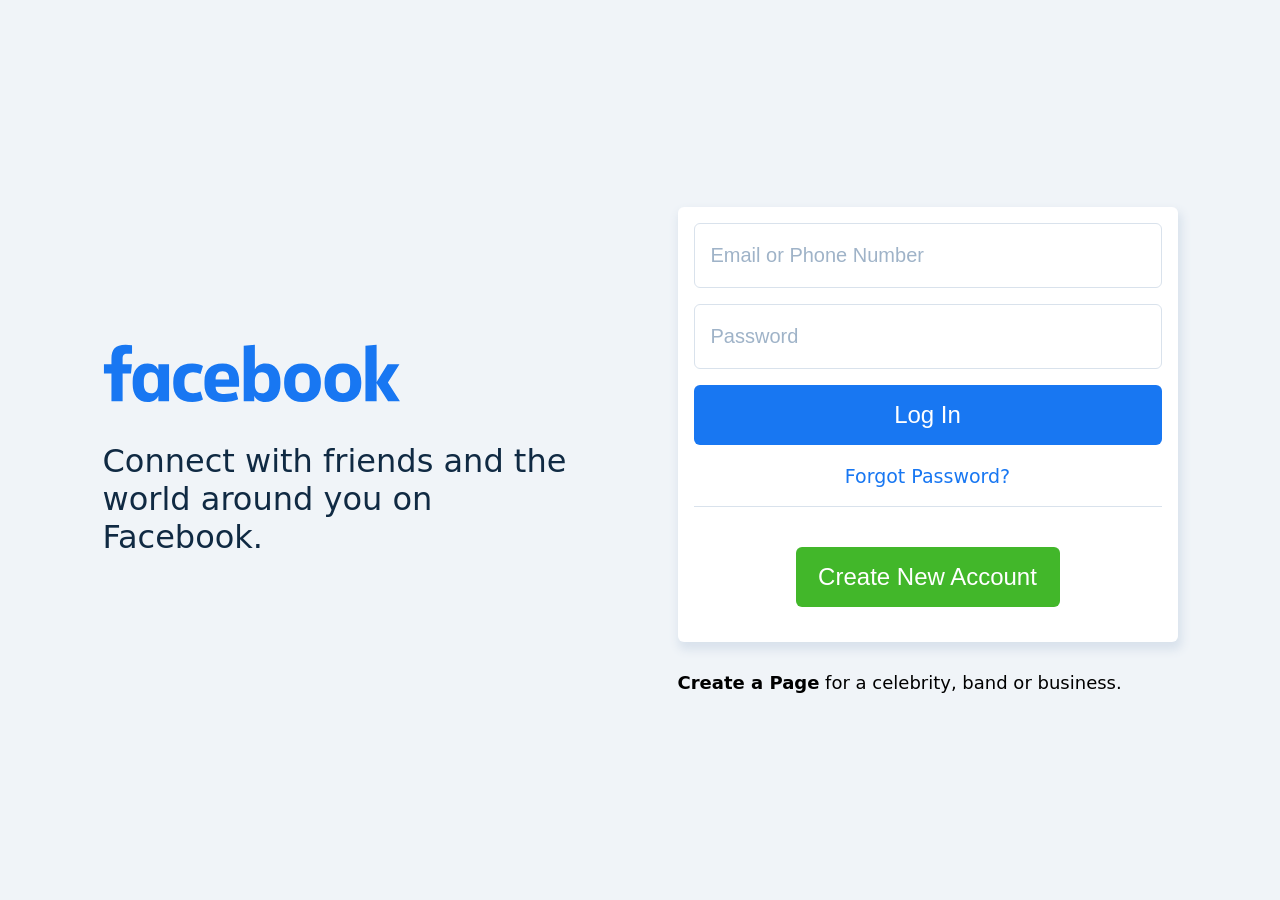
<file: facebook-landing-page/index.html>
<!DOCTYPE html>
<html lang="en">
<head>
    <meta charset="UTF-8">
    <meta name="viewport" content="width=device-width, initial-scale=1.0">
    <link rel="stylesheet" href="style.css">
    <title>Facebook - Log In or Sign Up</title>
</head>
<body>
    <div class="content">
        <header class="header">
            <svg class="title" id="Layer_1" data-name="Layer 1" xmlns="http://www.w3.org/2000/svg" viewBox="0 0 1022.51 360">
                <defs>
                    <style>
                        .cls-1 {
                            fill: #1877F2;
                        }
                    </style>
                </defs>
                <title>FBWordmark_Hex-RGB-1024</title>
                <path class="cls-1"
                    d="M166.43,126.68c-9.65,0-12.44,4.28-12.44,13.72v15.66h25.74l-2.58,25.3H154v76.78H123.11V181.36H102.3v-25.3h20.81V140.83c0-25.52,10.29-39,39-39a146.17,146.17,0,0,1,18,1.07v23.81Z" />
                <path class="cls-1"
                    d="M181.87,203.88c0-28.52,13.51-50,41.82-50,15.44,0,24.87,7.94,29.38,17.8V156.06h29.59V258.14H253.07V242.7c-4.29,9.87-13.94,17.59-29.38,17.59-28.31,0-41.82-21.45-41.82-50Zm30.88,6.87c0,15.22,5.57,25.3,19.94,25.3,12.66,0,19.09-9.22,19.09-23.8V202c0-14.58-6.43-23.8-19.09-23.8-14.37,0-19.94,10.08-19.94,25.3Z" />
                <path class="cls-1"
                    d="M347,153.91c12,0,23.37,2.58,29.59,6.86l-6.86,21.88a48.6,48.6,0,0,0-20.59-4.72c-16.73,0-24,9.65-24,26.17v6c0,16.52,7.29,26.17,24,26.17a48.6,48.6,0,0,0,20.59-4.72l6.86,21.87c-6.22,4.29-17.58,6.87-29.59,6.87-36.25,0-52.76-19.52-52.76-50.83v-4.72C294.24,173.43,310.75,153.91,347,153.91Z" />
                <path class="cls-1"
                    d="M380.66,211v-9c0-28.95,16.51-48,50.19-48,31.74,0,45.68,19.3,45.68,47.61v16.3h-65c.65,13.94,6.87,20.16,24,20.16,11.59,0,23.81-2.36,32.82-6.22L474,253c-8.15,4.3-24.88,7.51-39.67,7.51C395.24,260.5,380.66,241,380.66,211Zm30.88-13.3h37.32v-2.57c0-11.15-4.5-20-18-20C416.91,175.14,411.54,183.94,411.54,197.66Z" />
                <path class="cls-1"
                    d="M591,210.32c0,28.52-13.72,50-42,50-15.44,0-26.16-7.72-30.45-17.59v15.44H489.39V104.8L520.27,102v68.2c4.5-9,14.37-16.3,28.74-16.3,28.31,0,42,21.45,42,50Zm-30.88-7.08c0-14.37-5.57-25.09-20.37-25.09-12.66,0-19.52,9-19.52,23.59v10.72c0,14.58,6.86,23.59,19.52,23.59,14.8,0,20.37-10.72,20.37-25.09Z" />
                <path class="cls-1"
                    d="M601.33,209.67v-5.14c0-29.39,16.73-50.62,50.83-50.62S703,175.14,703,204.53v5.14c0,29.38-16.73,50.62-50.83,50.62S601.33,239.05,601.33,209.67Zm70.78-7.29c0-13.51-5.58-24.23-20-24.23s-19.95,10.72-19.95,24.23v9.44c0,13.51,5.58,24.23,19.95,24.23s20-10.72,20-24.23Z" />
                <path class="cls-1"
                    d="M713.27,209.67v-5.14c0-29.39,16.73-50.62,50.83-50.62s50.83,21.23,50.83,50.62v5.14c0,29.38-16.73,50.62-50.83,50.62S713.27,239.05,713.27,209.67Zm70.78-7.29c0-13.51-5.58-24.23-19.95-24.23s-19.94,10.72-19.94,24.23v9.44c0,13.51,5.57,24.23,19.94,24.23s19.95-10.72,19.95-24.23Z" />
                <path class="cls-1"
                    d="M857.39,204.74l30.45-48.68h32.81l-31.95,50.4,33.24,51.68H889.13l-31.74-50v50H826.5V104.8L857.39,102Z" />
            </svg>

            <p class="subtitle">
                Connect with friends and the world around you on Facebook.
            </p>
        </header>
        <div class="right-side">
            <div class="login-container">
                <form class="login-form" action="">
                    <div class="input-container">
                        <label for="email" hidden>Email</label>
                        <input class="input" 
                               type="email" 
                               name="email" 
                               id="email"
                               placeholder="Email or Phone Number">
                    </div>
                    <div class="input-container">
                        <label for="password" hidden>Password</label>
                        <input class="input" 
                               type="password" 
                               name="password" 
                               id="password"
                               placeholder="Password">
                    </div>
                    <button class="button login">Log In</button>
                    <a class="forgot" href="#">Forgot Password?</a>
                </form>
                <div class="button-container">
                    <button class="button new">Create New Account</button>
                </div>
            </div>
            <p><b>Create a Page</b> for a celebrity, band or business.</p>
        </div>
    </div>
</body>
</html>
</file>
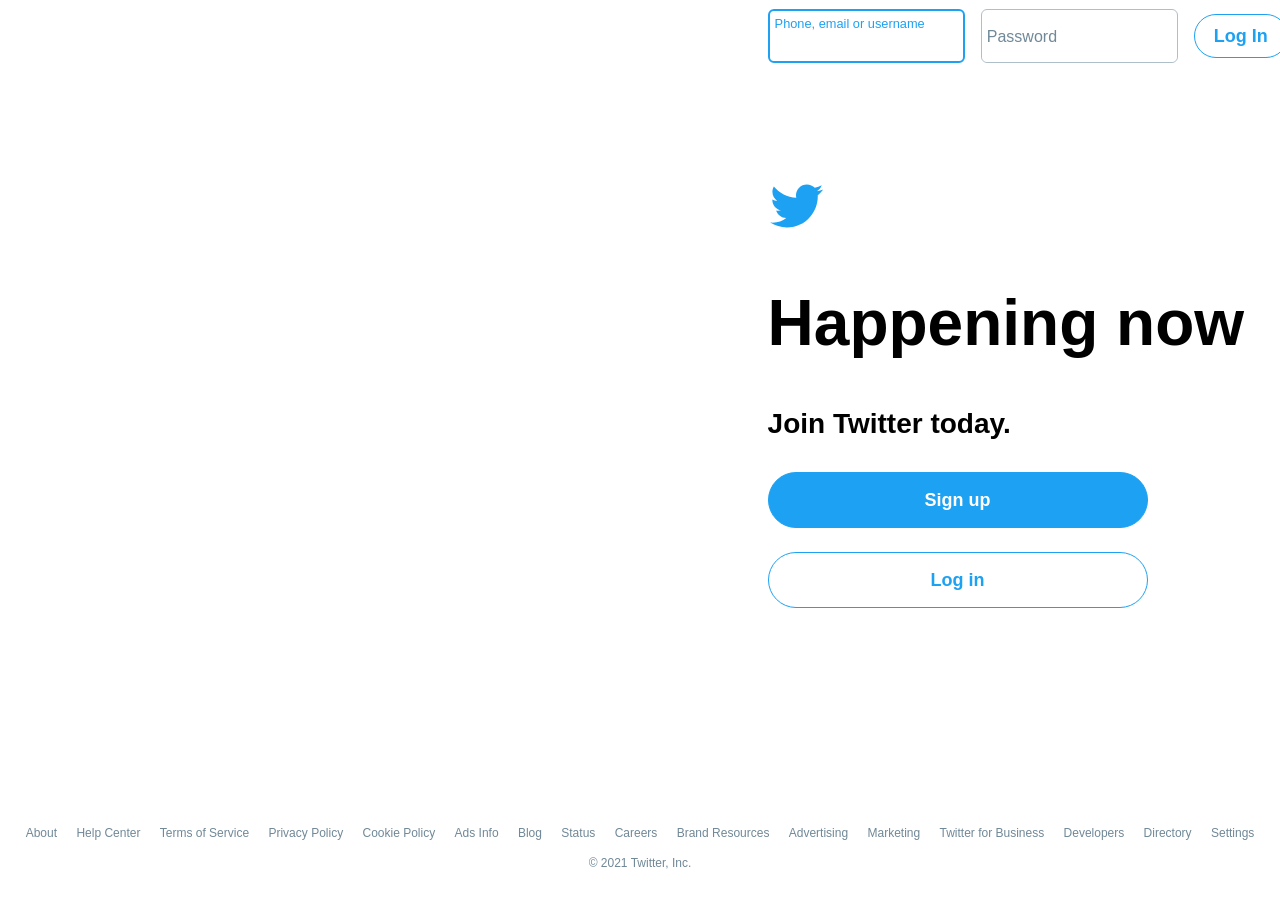
<file: twitter-login-page/index.html>
<!DOCTYPE html>
<html lang="en">
<head>
    <meta charset="UTF-8">
    <meta name="viewport" content="width=device-width, initial-scale=1.0">
    <link rel="stylesheet" href="style.css">
    <title>Twitter. It's what's happening / Twitter</title>
</head>
<body>
    <header class="header">
        <div class="signup-bar js-signup">
            <div class="input-container">
                <label for="user" class="label label-user">Phone, email or username</label>
                <input class="input input-user js-input js-input-user" type="text" name="user" id="user">
            </div>
            <div class="input-container">
                <label for="password" class="label label-password ">Password</label>
                <input class="input input-password js-input" type="password" name="password" id="password">
            </div>
            <button class="button button-log-in">Log In</button>
        </div>
        <div class="logo-container">
            <svg viewBox="0 0 24 24" class="logo">
                <g>
                    <path
                        d="M23.643 4.937c-.835.37-1.732.62-2.675.733.962-.576 1.7-1.49 2.048-2.578-.9.534-1.897.922-2.958 1.13-.85-.904-2.06-1.47-3.4-1.47-2.572 0-4.658 2.086-4.658 4.66 0 .364.042.718.12 1.06-3.873-.195-7.304-2.05-9.602-4.868-.4.69-.63 1.49-.63 2.342 0 1.616.823 3.043 2.072 3.878-.764-.025-1.482-.234-2.11-.583v.06c0 2.257 1.605 4.14 3.737 4.568-.392.106-.803.162-1.227.162-.3 0-.593-.028-.877-.082.593 1.85 2.313 3.198 4.352 3.234-1.595 1.25-3.604 1.995-5.786 1.995-.376 0-.747-.022-1.112-.065 2.062 1.323 4.51 2.093 7.14 2.093 8.57 0 13.255-7.098 13.255-13.254 0-.2-.005-.402-.014-.602.91-.658 1.7-1.477 2.323-2.41z">
                    </path>
                </g>
            </svg>
        </div>
        <div class="text-container">
            <h1 class="heading-primary">
                <span class="heading-primary-main">Happening now</span>
                <span class="heading-primary-sub">Join Twitter today.</span>
            </h1>
        </div>
        <div class="button-container">
            <button class="button button-sign-up">Sign up</button>
            <button class="button button-log-in">Log in</button>
        </div>
    </header>
    <div class="image-container">
        <svg viewBox="0 0 24 24" class="bird">
            <g>
                <path
                    d="M23.643 4.937c-.835.37-1.732.62-2.675.733.962-.576 1.7-1.49 2.048-2.578-.9.534-1.897.922-2.958 1.13-.85-.904-2.06-1.47-3.4-1.47-2.572 0-4.658 2.086-4.658 4.66 0 .364.042.718.12 1.06-3.873-.195-7.304-2.05-9.602-4.868-.4.69-.63 1.49-.63 2.342 0 1.616.823 3.043 2.072 3.878-.764-.025-1.482-.234-2.11-.583v.06c0 2.257 1.605 4.14 3.737 4.568-.392.106-.803.162-1.227.162-.3 0-.593-.028-.877-.082.593 1.85 2.313 3.198 4.352 3.234-1.595 1.25-3.604 1.995-5.786 1.995-.376 0-.747-.022-1.112-.065 2.062 1.323 4.51 2.093 7.14 2.093 8.57 0 13.255-7.098 13.255-13.254 0-.2-.005-.402-.014-.602.91-.658 1.7-1.477 2.323-2.41z">
                </path>
            </g>
        </svg>
    </div>
    <footer class="footer">
        <ul class="footer-links">
            <li class="footer-link"><a href="#">About</a></li>
            <li class="footer-link"><a href="#">Help Center</a></li>
            <li class="footer-link"><a href="#">Terms of Service</a></li>
            <li class="footer-link"><a href="#">Privacy Policy</a></li>
            <li class="footer-link"><a href="#">Cookie Policy</a></li>
            <li class="footer-link"><a href="#">Ads Info</a></li>
            <li class="footer-link"><a href="#">Blog</a></li>
            <li class="footer-link"><a href="#">Status</a></li>
            <li class="footer-link"><a href="#">Careers</a></li>
            <li class="footer-link"><a href="#">Brand Resources</a></li>
            <li class="footer-link"><a href="#">Advertising</a></li>
            <li class="footer-link"><a href="#">Marketing</a></li>
            <li class="footer-link"><a href="#">Twitter for Business</a></li>
            <li class="footer-link"><a href="#">Developers</a></li>
            <li class="footer-link"><a href="#">Directory</a></li>
            <li class="footer-link"><a href="#">Settings</a></li>
            <li class="footer-link"><a href="#">&copy; 2021 Twitter, Inc.</a></li>
        </ul>
    </footer>

    <script src="app.js"></script>
</body>
</html>
</file>
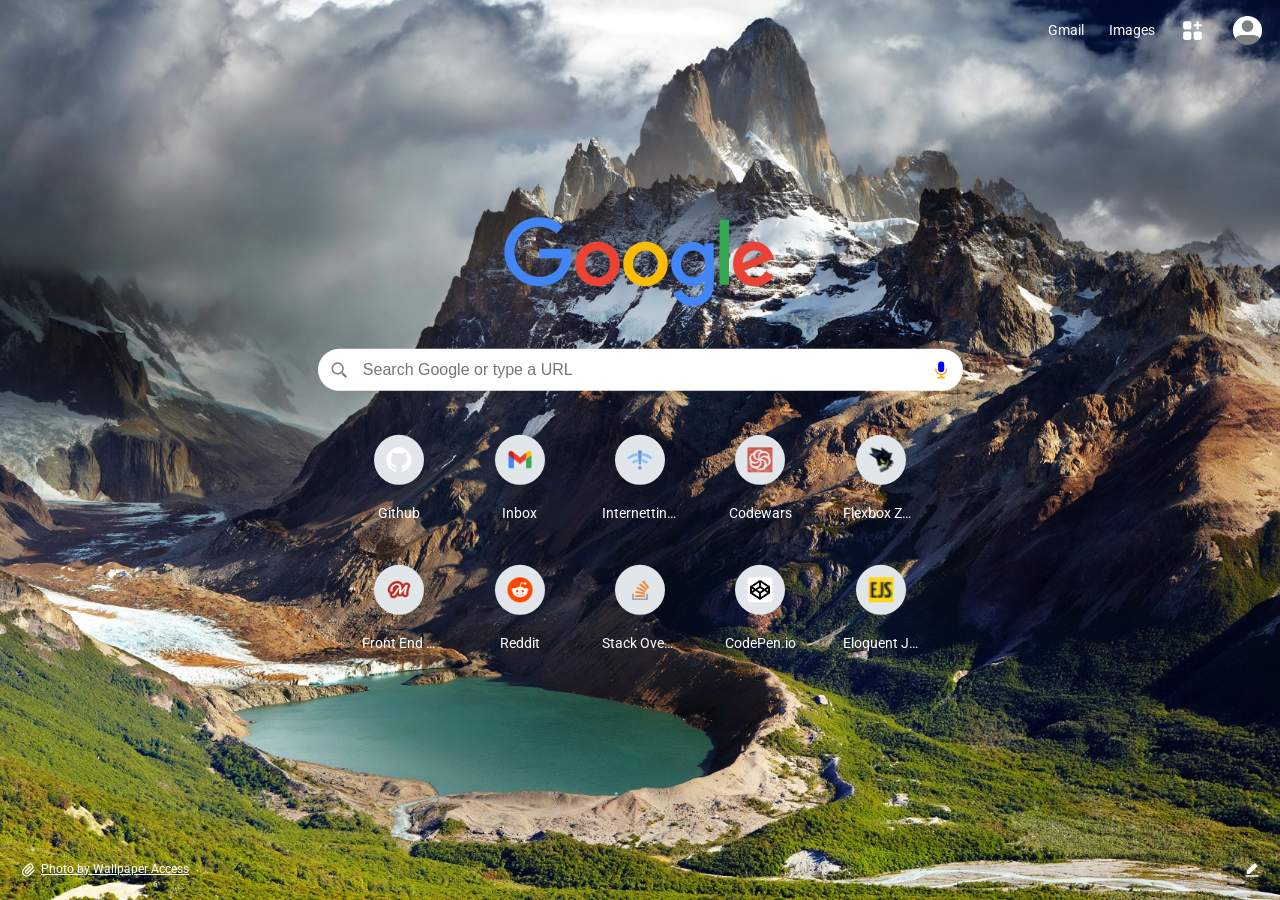
<file: google-new-tab/google-new-tab.html>
<!DOCTYPE html>
<html lang="en">
<head>
    <meta charset="UTF-8">
    <meta name="viewport" content="width=device-width, initial-scale=1.0, maximum-scale=1.0">
    <link rel="preconnect" href="https://fonts.gstatic.com">
    <link href="https://fonts.googleapis.com/css2?family=Roboto:wght@400;500&display=swap" rel="stylesheet">
    <link rel="stylesheet" href="google-new-tab.css">
    <title>New Tab</title>
</head>
<body>
    <div class="nav">
        <a href="#" class="gmail">Gmail</a>
        <a href="#" class="images">Images</a>
        <a class="grid-icon" href="#">
            <svg xmlns="http://www.w3.org/2000/svg" viewBox="0 0 24 24" class="grid">
                <path class="primary"
                    d="M5 13h4a2 2 0 0 1 2 2v4a2 2 0 0 1-2 2H5a2 2 0 0 1-2-2v-4c0-1.1.9-2 2-2zm10 0h4a2 2 0 0 1 2 2v4a2 2 0 0 1-2 2h-4a2 2 0 0 1-2-2v-4c0-1.1.9-2 2-2zM5 3h4a2 2 0 0 1 2 2v4a2 2 0 0 1-2 2H5a2 2 0 0 1-2-2V5c0-1.1.9-2 2-2z" />
                <path class="secondary" d="M18 6h2a1 1 0 0 1 0 2h-2v2a1 1 0 0 1-2 0V8h-2a1 1 0 0 1 0-2h2V4a1 1 0 0 1 2 0v2z" />
            </svg>
        </a>
        <a class="profile-icon" href="#">
            <svg xmlns="http://www.w3.org/2000/svg" viewBox="0 0 24 24" class="profile">
                <g>
                    <path class="secondary"
                        d="M3.66 17.52a10 10 0 1 1 16.68 0C19.48 16.02 17.86 16 16 16H8c-1.86 0-3.48.01-4.34 1.52z" />
                    <path class="primary"
                        d="M3.66 17.52A5 5 0 0 1 8 15h8a5 5 0 0 1 4.34 2.52 10 10 0 0 1-16.68 0zM12 13a4 4 0 1 1 0-8 4 4 0 0 1 0 8z" />
                </g>
            </svg>
        </a>
    </div>
    <div class="page">
        <div class="content">
            <div class="header">
                <svg xmlns="http://www.w3.org/2000/svg" width="272" height="92">
                    <path fill="#EA4335"
                        d="M115.75 47.18c0 12.77-9.99 22.18-22.25 22.18s-22.25-9.41-22.25-22.18C71.25 34.32 81.24 25 93.5 25s22.25 9.32 22.25 22.18zm-9.74 0c0-7.98-5.79-13.44-12.51-13.44S80.99 39.2 80.99 47.18c0 7.9 5.79 13.44 12.51 13.44s12.51-5.55 12.51-13.44z" />
                    <path fill="#FBBC05"
                        d="M163.75 47.18c0 12.77-9.99 22.18-22.25 22.18s-22.25-9.41-22.25-22.18c0-12.85 9.99-22.18 22.25-22.18s22.25 9.32 22.25 22.18zm-9.74 0c0-7.98-5.79-13.44-12.51-13.44s-12.51 5.46-12.51 13.44c0 7.9 5.79 13.44 12.51 13.44s12.51-5.55 12.51-13.44z" />
                    <path fill="#4285F4"
                        d="M209.75 26.34v39.82c0 16.38-9.66 23.07-21.08 23.07-10.75 0-17.22-7.19-19.66-13.07l8.48-3.53c1.51 3.61 5.21 7.87 11.17 7.87 7.31 0 11.84-4.51 11.84-13v-3.19h-.34c-2.18 2.69-6.38 5.04-11.68 5.04-11.09 0-21.25-9.66-21.25-22.09 0-12.52 10.16-22.26 21.25-22.26 5.29 0 9.49 2.35 11.68 4.96h.34v-3.61h9.25zm-8.56 20.92c0-7.81-5.21-13.52-11.84-13.52-6.72 0-12.35 5.71-12.35 13.52 0 7.73 5.63 13.36 12.35 13.36 6.63 0 11.84-5.63 11.84-13.36z" />
                    <path fill="#34A853" d="M225 3v65h-9.5V3h9.5z" />
                    <path fill="#EA4335"
                        d="M262.02 54.48l7.56 5.04c-2.44 3.61-8.32 9.83-18.48 9.83-12.6 0-22.01-9.74-22.01-22.18 0-13.19 9.49-22.18 20.92-22.18 11.51 0 17.14 9.16 18.98 14.11l1.01 2.52-29.65 12.28c2.27 4.45 5.8 6.72 10.75 6.72 4.96 0 8.4-2.44 10.92-6.14zm-23.27-7.98l19.82-8.23c-1.09-2.77-4.37-4.7-8.23-4.7-4.95 0-11.84 4.37-11.59 12.93z" />
                    <path fill="#4285F4"
                        d="M35.29 41.41V32H67c.31 1.64.47 3.58.47 5.68 0 7.06-1.93 15.79-8.15 22.01-6.05 6.3-13.78 9.66-24.02 9.66C16.32 69.35.36 53.89.36 34.91.36 15.93 16.32.47 35.3.47c10.5 0 17.98 4.12 23.6 9.49l-6.64 6.64c-4.03-3.78-9.49-6.72-16.97-6.72-13.86 0-24.7 11.17-24.7 25.03 0 13.86 10.84 25.03 24.7 25.03 8.99 0 14.11-3.61 17.39-6.89 2.66-2.66 4.41-6.46 5.1-11.65l-22.49.01z" />
                </svg>
            </div>
            <form class="search-bar" action="">
                <svg xmlns="http://www.w3.org/2000/svg" viewBox="0 0 24 24" class="icon-search">
                    <circle cx="10" cy="10" r="7" class="primary" />
                    <path class="secondary"
                        d="M16.32 14.9l1.1 1.1c.4-.02.83.13 1.14.44l3 3a1.5 1.5 0 0 1-2.12 2.12l-3-3a1.5 1.5 0 0 1-.44-1.14l-1.1-1.1a8 8 0 1 1 1.41-1.41zM10 16a6 6 0 1 0 0-12 6 6 0 0 0 0 12z" />
                </svg>
                <input type="text" placeholder="Search Google or type a URL">
                <svg xmlns="http://www.w3.org/2000/svg" viewBox="0 0 24 24" class="icon-microphone">
                    <path class="secondary" d="M12 1a4 4 0 0 1 4 4v6a4 4 0 1 1-8 0V5a4 4 0 0 1 4-4z" />
                    <path class="primary"
                        d="M13 18.94V21h3a1 1 0 0 1 0 2H8a1 1 0 0 1 0-2h3v-2.06A8 8 0 0 1 4 11a1 1 0 0 1 2 0 6 6 0 1 0 12 0 1 1 0 0 1 2 0 8 8 0 0 1-7 7.94z" />
                </svg>
            </form>
            <div class="recents">
                <div class="recent">
                    <div class="icon">
                        <a href="http://github.com"><img src="images/github.png" alt="" srcset=""></a>
                    </div>
                    <div class="caption">Github</div>
                </div>
                <div class="recent">
                    <div class="icon">
                        <a href="http://gmail.com"><img src="images/inbox.ico" alt="" srcset=""></a>
                    </div>
                    <div class="caption">Inbox</div>
                </div>
                <div class="recent">
                    <div class="icon">
                        <a href="https://www.internetingishard.com/"><img src="images/interneting-is-hard.png" alt="" srcset=""></a>
                    </div>
                    <div class="caption">Internetting is Hard</div>
                </div>
                <div class="recent">
                    <div class="icon">
                        <a href="http://codewars.com"><img src="images/codewars.png" alt="" srcset=""></a>
                    </div>
                    <div class="caption">Codewars</div>
                </div>
                <div class="recent">
                    <div class="icon">
                        <a href="https://mastery.games/flexboxzombies/"><img src="images/flexbox-zombies.png" alt="" srcset=""></a>
                    </div>
                    <div class="caption">Flexbox Zombies</div>
                </div>
                <div class="recent">
                    <div class="icon">
                        <a href="http://front-end-masters.com"><img src="images/front-end-masters.png" alt="" srcset=""></a>
                    </div>
                    <div class="caption">Front End Masters</div>
                </div>
                <div class="recent">
                    <div class="icon">
                        <a href="http://reddit.com"><img src="images/reddit.png" alt="" srcset=""></a>
                    </div>
                    <div class="caption">Reddit</div>
                </div>
                <div class="recent">
                    <div class="icon">
                        <a href="http://stack-overflow.com"><img src="images/stack-overflow.png" alt="" srcset=""></a>
                    </div>
                    <div class="caption">Stack Overflow</div>
                </div>
                <div class="recent">
                    <div class="icon">
                        <a href="http://codepen.io"><img src="images/codepen.png" alt="" srcset=""></a>
                    </div>
                    <div class="caption">CodePen.io</div>
                </div>
                <div class="recent">
                    <div class="icon">
                        <a href="http://eloquentjavascript.net"><img src="images/eloquentjavascript.png" alt="" srcset=""></a>
                    </div>
                    <div class="caption">Eloquent Javascript</div>
                </div>
            </div>
        </div>
    </div>
    <div class="footer">
        <div class="photo-source">
            <svg xmlns="http://www.w3.org/2000/svg" viewBox="0 0 24 24" class="icon-attach">
                <path class="secondary"
                    d="M20.12 11.95l-6.58 6.59a5 5 0 1 1-7.08-7.07l6.59-6.6a3 3 0 0 1 4.24 4.25l-6.58 6.59a1 1 0 1 1-1.42-1.42l6.59-6.58a1 1 0 0 0-1.42-1.42l-6.58 6.59a3 3 0 0 0 4.24 4.24l6.59-6.58a5 5 0 0 0-7.08-7.08l-6.58 6.6a7 7 0 0 0 9.9 9.9l6.59-6.6a1 1 0 0 0-1.42-1.4z" />
            </svg>
            <a href="https://wallpaperaccess.com/patagonia-mountains-desktop">Photo by Wallpaper Access</a>
        </div>
        <svg xmlns="http://www.w3.org/2000/svg" viewBox="0 0 24 24" class="icon-edit">
            <path class="primary"
                d="M4 14a1 1 0 0 1 .3-.7l11-11a1 1 0 0 1 1.4 0l3 3a1 1 0 0 1 0 1.4l-11 11a1 1 0 0 1-.7.3H5a1 1 0 0 1-1-1v-3z" />
            <rect width="20" height="2" x="2" y="20" class="secondary" rx="1" />
        </svg>
    </div>
</body>
</html>
</file>
<file: facebook-landing-page/style.css>
* {
    margin: 0;
    padding: 0;
    box-sizing: border-box;
}

:root {
    --grey-050: #F0F4F8;
    --grey-100: #D9E2EC;
    --grey-200: #BCCCDC;
    --grey-300: #9FB3C8;
    --grey-400: #829AB1;
    --grey-500: #627D98;
    --grey-600: #486581;
    --grey-700: #334E68;
    --grey-800: #243B53;
    --grey-900: #102A43;
    --fb-blue: #1877F2;
    --fb-green: #42b72a;
}

body {
    display: flex;
    padding: 50px;
    font-family: system-ui, -apple-system, BlinkMacSystemFont, "Helvetica Neue",
      "Lucida Grande", "Segoe UI";
    background-color: var(--grey-050);
}

.content {
    display: flex;
    justify-content: space-around;
    align-items: center;
    flex-direction: column;

    width: 500px;
    margin: 0 auto;
}

.header {
    text-align: center;
    margin-bottom: 36px;
}

.title {
    height: 130px;
}

.subtitle {
    font-size: 24px;
    color: var(--grey-900);
}

.right-side {
    width: 95%;
}

.login-container {
    display: flex;
    flex-direction: column;
    align-items: center;
    padding: 0.8em;
    margin-bottom: 1.5em;

    font-size: 20px;
    background-color: white;
    border-radius: 6px;
    box-shadow: 2px 6px 10px 2px var(--grey-100);
}

.login-form {
    display: flex;
    flex-direction: column;
    align-items: center;
    width: 100%;
    margin-bottom: 2em;
    border-bottom: 1px solid var(--grey-100);
}

.input-container {
    width: 100%;
    height: 3.25em;
    margin-bottom: 0.8em;
}

.input {
    height: 100%;
    width: 100%;
    padding: 0 0 0 0.8em;

    font-size: inherit;
    border: 1px solid var(--grey-100);
    border-radius: 6px;
}

.input:focus {
    outline: none;
    border-color: var(--fb-blue);
    box-shadow: 0 0 0 2px var(--grey-100);
    caret-color: var(--fb-blue);
}

.input::placeholder {
    color: var(--grey-300);
}

.button {
    display: block;
    width: 100%;
    height: 2.5em;
    margin-bottom: 0.8em;

    font-size: 1.2em;
    color: white;
    background-color: var(--fb-blue);
    border: none;
    border-radius: 0.25em;
}

.button.new {
    width: 11em;
    background-color: var(--fb-green);
}

.button-container {
    border-top: var(--grey-100);
}

.forgot {
    margin-bottom: 1em;

    font-size: 0.95em;
    color: var(--fb-blue);
    text-decoration: none;
}

p {
    font-size: 18px;
}

@media only screen and (min-width: 900px) {
    html {
        height: 100%
    }

    body {
        align-items: center;
        min-height: 100%;
        padding: 0 40px;
    }

    .content {
        flex-direction: row;
        justify-content: space-between;
        /* align-items: center; */
        width: 100%;
    }

    .title {
        position: relative;
        left: -36px;
    }
    .header {
        text-align: left;
        max-width: 400px;
    }

    .right-side {
        width: 500px;
    }
}

@media only screen and (min-width: 1075px) {
    body {
        padding: 0 60px;
    }

    .content {
        width: 1075px;
    }

    .header {
        max-width: 500px;
    }

    .subtitle {
        font-size: 32px;
    }
}
</file>
<file: twitter-login-page/style.css>
* {
    margin: 0;
    padding: 0;
    box-sizing: border-box;
}
:root {
    --tw-blue: rgba(29,161,242,1.00);
    --tw-blue-light: rgb(238, 246, 252);
    --tw-blue-dark: rgb(34, 131, 192);
    --tw-grey: rgb(112, 136, 151);
    --tw-grey-light: rgb(174, 191, 201);
}


body {
    font-family: Verdana, Geneva, Tahoma, sans-serif;
    font-weight: 400;
    font-size: 16px;
}

.header {
    padding: 36px;
}

.signup-bar {
    display: none;
    justify-content: space-between;
    align-items: center;
    position: absolute;
    top: 1vh;
    height: 54px;
    width: 520px;
}

.signup-bar .button {
    margin-bottom: 0;
    width: 18%;
    height: 80%;
}

.input-container {
    display: flex;
    align-items: flex-end;
    position: relative;
    height: 100%;
    width: 38%;
    border: 1px solid var(--tw-grey-light);
    border-radius: 6px;
}

.input {
    width: 100%;
    height: 32px;
    padding-left: 5px;

    font-size: 18px;
    border: none;
    border-radius: 6px;
}

.input:focus {
    outline: none;
}

.label {
    display: block;
    position: absolute;
    top: 50%;
    transform: translateY(-8px);
    left: 5px;
    max-width: 97%;

    white-space: nowrap;
    overflow: hidden;
    text-overflow: ellipsis;
    color: var(--tw-grey);
    cursor: text;

    transition: all 0.15s ease;
}

.input-container.has-text .label {
    top: 5px;
    left: 5px;
    transform: none;

    font-size: 0.8rem;
    cursor: default;
}


.input-container.is-focused {
    border: 2px solid var(--tw-blue);
}

.input-container.is-focused .label {
    top: 5px;
    left: 5px;
    transform: none;

    font-size: 0.8rem;
    color: var(--tw-blue);
    cursor: default;
}

.logo-container {
    margin-bottom: 48px;
}

.logo {
    height: 56px;
    fill: var(--tw-blue);
}

.heading-primary-main {
    display: block;
    margin-bottom: 48px;
    font-size: 44px;
}

.heading-primary-sub {
    display: block;
    margin-bottom: 32px;
    font-size: 22px;
}

.button-container {
    display: flex;
    flex-direction: column;
}

.button {
    width: 100%;
    height: 56px;
    margin-bottom: 24px;

    font-size: 18px;
    font-weight: 700;
    border: 1px solid var(--tw-blue);
    border-radius: 48px;
    cursor: pointer;

    transition: background-color 0.25s ease;
}

.button:focus {
    outline: none;
}

.button-sign-up {
    background-color: var(--tw-blue);
    color: white;
}

.button-sign-up:hover {
    border: 1px solid var(--tw-blue-dark);
    background-color: var(--tw-blue-dark);
}

.button-log-in {
    background-color: white;
    color: var(--tw-blue);
}

.button-log-in:hover {
    background-color: var(--tw-blue-light);
}

.image-container {
    position: relative;
    background: url("https://abs.twimg.com/sticky/illustrations/lohp_en_1302x955.png");
    background-size: cover;
    background-position: center;
    height: 45vh;
}

.bird {
    position: absolute;
    top: 50%;
    left: 50%;
    transform: translate(-50%, -50%);
    width: 75%;
    max-width: 38vh;
    fill: white;
}

.footer {
    width: 100%;
    padding: 8px 16px;
    font-size: 12px;
}

.footer-links {
    list-style: none;
    text-align: center;
}

.footer-link {
    display: inline-block;
    padding: 8px;

}

.footer-link a:link,
.footer-link a:visited {
    text-decoration: none;
    color: var(--tw-grey);
}

.footer-link a:hover {
    text-decoration: underline;
}

@media only screen and (min-width: 501px) {
    .header {
        margin: 0 auto;
        max-width: 600px;
    }

    .heading-primary-main {
        font-size: 64px;
    }

    .heading-primary-sub {
        font-size: 28px;
    }

    .button-sign-up {
        margin-right: 24px;
    }

    .button-container {
        flex-direction: row;
        justify-content: space-between;
    }
}

@media only screen and (min-width: 1001px) {
    body {
        display: flex;
        flex-wrap: wrap;
    }

    .header {
        display: flex;
        flex-direction: column;
        justify-content: center;
        max-width: 64vw;
        height: 90vh;
    }
    
    .image-container {
        height: 90vh;
        order: -1;
        flex-grow: 1;
    }

    .button-container {
        flex-direction: column;
        max-width: 380px;
    }

}

@media only screen and (min-height: 750px) and (min-width: 1001px) {
    .signup-bar {
        display: flex;
    }
}
</file>
<file: google-new-tab/google-new-tab.css>
* {
    margin: 0;
    padding: 0;
    box-sizing: border-box;
}

html {
    background: url(images/background.jpg) no-repeat center center fixed;
    background-size: cover;
}

body {
    font-family: 'Roboto', sans-serif;
    font-weight: 400;
    background-color: grey;
}

.nav {
    display: flex;
    justify-content: flex-end;
    align-items: center;
    
    height: 60px;
    width: 100%;
    position: fixed;
    top: 0;
    left: 0;

    padding: 10px;

    font-size: 14px;
}

a:link,
a:visited {
    color: white;
    text-decoration: none;
}

.nav > a {
    margin-right: 15px;
    padding: 5px;
}

.nav > a:last-of-type {
    margin-right: 0px;
}

.nav > .grid-icon:hover,
.nav > .profile-icon:hover {
    background-color: rgb(221, 221, 221, 0.08);
    border-radius: 50%;
}

.nav > .gmail:hover,
.nav > .images:hover {
    text-decoration: underline;
}

.profile {
    display: block;
    height: 35px;
    width: 35px;
}

.profile .secondary {
    fill: white;
}

.profile .primary {
    fill: grey;
}

.grid {
    display: block;
    height: 25px;
    width: 25px;
    fill: white;
}

.page {
    position: absolute;
    top: 50%;
    left: 50%;
    transform: translate(-50%, -50%);
    width: 100%;
    max-width: 900px; 

    padding: 20px;
    color: white;
}

.content {
    display: flex;
    flex-direction: column;
    align-items: center;
    justify-content: center;
}

.header {
    height: 92px;
    width: 272px;
    margin-bottom: 40px;
    
    font-size: 80px;
}

.search-bar {
    display: flex;
    align-items: center;
    justify-content: center;

    position: relative;
    width: 75%;
    padding: 12px;
    margin-bottom: 32px;

    background-color: white;
    border-radius: 25px;
}


.icon-search {
    width: 20px;
    margin-right: 15px;
}

.icon-search .primary {
    fill: white;
}

.icon-search .secondary {
    fill: grey;
}

.icon-microphone {
    width: 20px;
    cursor: pointer;
}

.icon-microphone .primary {
    fill: orange;
}

.icon-microphone .secondary {
    fill: blue;
}


input {
    width: 100%;

    font-size: 16px;
    border: none;
}

input:focus {
    outline: none;
}

.recents {
    display: flex;
    flex-wrap: wrap;

    width: 70%;
}


.recent {
    display: flex;
    flex-direction: column;
    align-items: center;

    /* 20% width = 5 per row */
    width: 20%;
    padding: 12px 0px;
    margin-bottom: 20px;
}

.recent:hover {
    background-color: rgb(221, 221, 221, 0.08);
}

.icon {
    height: 50px;
    width: 50px;
    position: relative;
    margin-bottom: 20px;

    background-color: rgb(224, 230, 233);
    border-radius: 50%;
}

.icon img {
    height: 25px;
    width: 25px;
    position: absolute;
    top: 50%;
    left: 50%;
    transform: translate(-50%, -50%);
}

.caption {
    width: 75px;
    font-size: 14px;
    text-align: center;
    white-space: nowrap;
    overflow: hidden;
    text-overflow: ellipsis;
}


.footer {
    display: flex;
    align-items: center;
    justify-content: space-between;

    height: 60px;
    width: 100%;
    position: fixed;
    bottom: 0;
    left: 0;

    padding: 20px;

    
    color: white;
    fill: white;
}

.photo-source {
    display: flex;
}

.photo-source svg {
    margin-right: 5px;
}

.footer a {
    font-size: 12px;
    text-decoration: underline;
}

.footer svg {
    display: inline-block;
    height: 1em;
    width: 1em;
}
</file>
